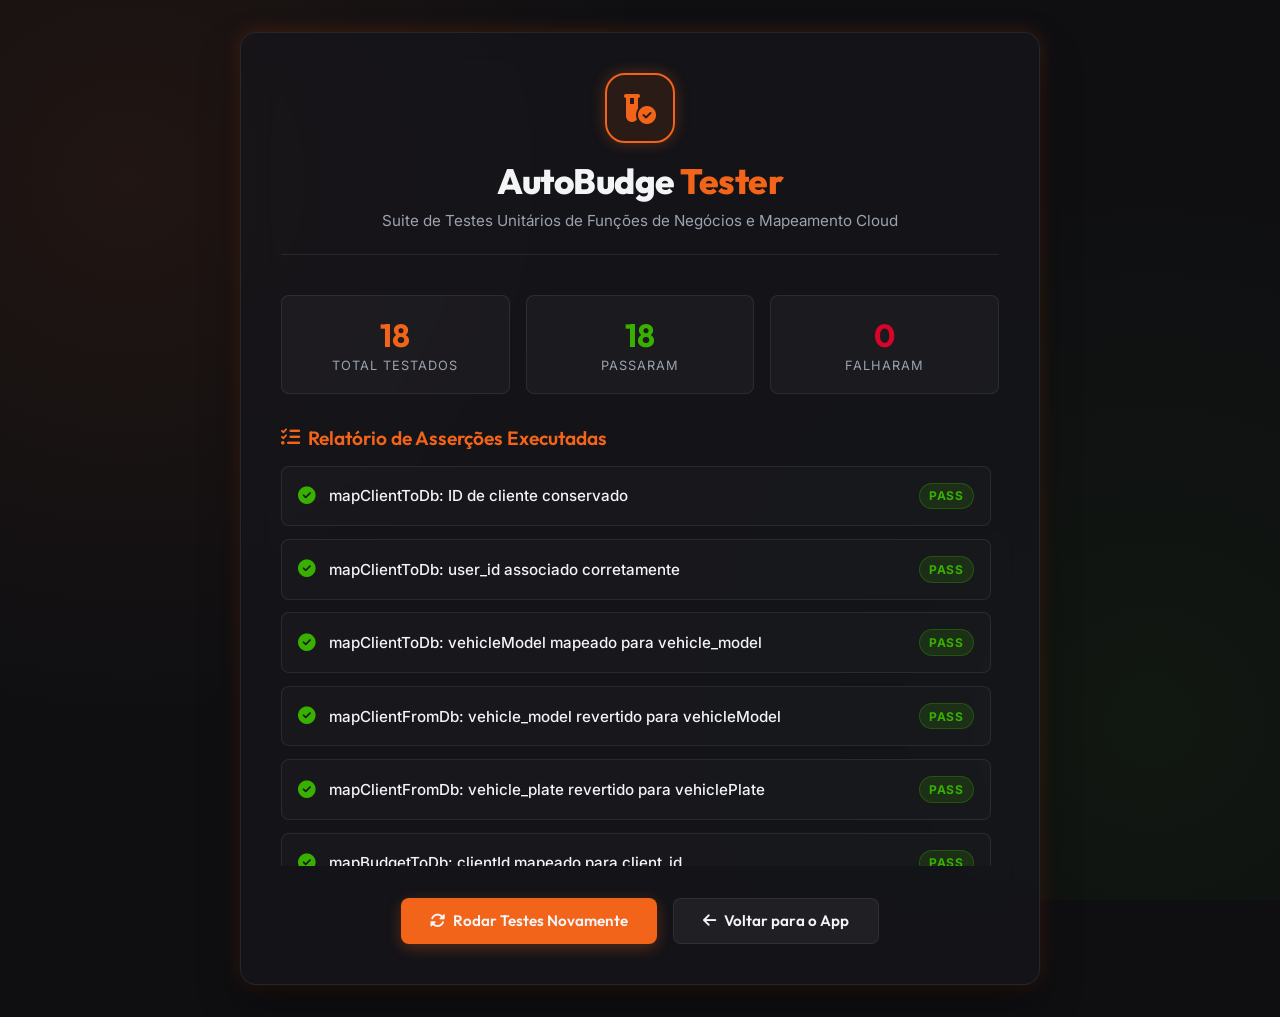
<file: auto_test.html>
<!DOCTYPE html>
<html lang="pt-BR">
<head>
    <meta charset="UTF-8">
    <meta name="viewport" content="width=device-width, initial-scale=1.0">
    <title>AutoBudge - Suite de Auto-Testes Visual</title>
    <!-- Google Fonts -->
    <link rel="preconnect" href="https://fonts.googleapis.com">
    <link rel="preconnect" href="https://fonts.gstatic.com" crossorigin>
    <link href="https://fonts.googleapis.com/css2?family=Inter:wght@300;400;500;600;700&family=Outfit:wght@400;500;600;700;800&display=swap" rel="stylesheet">
    <!-- FontAwesome para Ícones -->
    <link rel="stylesheet" href="https://cdnjs.cloudflare.com/ajax/libs/font-awesome/6.4.0/css/all.min.css">
    <style>
        :root {
            --bg-dark: #0f0f12;
            --card-bg: rgba(22, 22, 28, 0.7);
            --border-color: rgba(255, 255, 255, 0.08);
            --primary: #f26419;
            --primary-hover: #f67e3a;
            --success: #38b000;
            --danger: #d90429;
            --text: #f3f4f6;
            --text-muted: #9ca3af;
            --radius-lg: 16px;
            --radius-md: 8px;
            --glow: 0 0 20px rgba(242, 100, 25, 0.2);
            --font: 'Inter', sans-serif;
            --font-title: 'Outfit', sans-serif;
        }

        * {
            margin: 0;
            padding: 0;
            box-sizing: border-box;
        }

        body {
            font-family: var(--font);
            background-color: var(--bg-dark);
            color: var(--text);
            min-height: 100vh;
            display: flex;
            justify-content: center;
            align-items: center;
            padding: 2rem;
            background-image: 
                radial-gradient(circle at 10% 20%, rgba(242, 100, 25, 0.08) 0%, transparent 40%),
                radial-gradient(circle at 90% 80%, rgba(56, 176, 0, 0.05) 0%, transparent 40%);
            background-attachment: fixed;
        }

        .test-container {
            width: 100%;
            max-width: 800px;
            background: var(--card-bg);
            backdrop-filter: blur(16px);
            -webkit-backdrop-filter: blur(16px);
            border: 1px solid var(--border-color);
            border-radius: var(--radius-lg);
            padding: 2.5rem;
            box-shadow: 0 20px 40px rgba(0, 0, 0, 0.4), var(--glow);
            animation: fadeIn 0.6s ease-out;
        }

        @keyframes fadeIn {
            from { opacity: 0; transform: translateY(20px); }
            to { opacity: 1; transform: translateY(0); }
        }

        .header {
            text-align: center;
            margin-bottom: 2.5rem;
            border-bottom: 1px solid var(--border-color);
            padding-bottom: 1.5rem;
        }

        .logo-box {
            width: 70px;
            height: 70px;
            background: rgba(242, 100, 25, 0.1);
            border: 2px solid var(--primary);
            border-radius: 20px;
            display: flex;
            justify-content: center;
            align-items: center;
            margin: 0 auto 1rem;
            box-shadow: 0 0 15px rgba(242, 100, 25, 0.3);
            font-size: 2rem;
            color: var(--primary);
            animation: pulse 2s infinite;
        }

        @keyframes pulse {
            0% { transform: scale(1); box-shadow: 0 0 15px rgba(242, 100, 25, 0.3); }
            50% { transform: scale(1.05); box-shadow: 0 0 25px rgba(242, 100, 25, 0.5); }
            100% { transform: scale(1); box-shadow: 0 0 15px rgba(242, 100, 25, 0.3); }
        }

        .header h1 {
            font-family: var(--font-title);
            font-size: 2.2rem;
            font-weight: 800;
            color: var(--text);
            margin-bottom: 0.5rem;
            letter-spacing: -0.5px;
        }

        .header h1 span {
            color: var(--primary);
        }

        .header p {
            color: var(--text-muted);
            font-size: 0.95rem;
        }

        .summary-dashboard {
            display: grid;
            grid-template-columns: repeat(3, 1fr);
            gap: 1rem;
            margin-bottom: 2rem;
        }

        .stat-card {
            background: rgba(255, 255, 255, 0.03);
            border: 1px solid var(--border-color);
            border-radius: var(--radius-md);
            padding: 1.2rem;
            text-align: center;
            transition: all 0.3s;
        }

        .stat-card:hover {
            transform: translateY(-2px);
            background: rgba(255, 255, 255, 0.05);
        }

        .stat-val {
            font-family: var(--font-title);
            font-size: 2rem;
            font-weight: 700;
            margin-bottom: 0.2rem;
        }

        .stat-val.passed { color: var(--success); }
        .stat-val.failed { color: var(--danger); }
        .stat-val.total { color: var(--primary); }

        .stat-label {
            font-size: 0.8rem;
            color: var(--text-muted);
            text-transform: uppercase;
            letter-spacing: 1px;
        }

        .section-title {
            font-family: var(--font-title);
            font-size: 1.2rem;
            font-weight: 600;
            margin-bottom: 1rem;
            color: var(--primary);
            display: flex;
            align-items: center;
            gap: 0.5rem;
        }

        .test-list {
            display: flex;
            flex-direction: column;
            gap: 0.8rem;
            max-height: 400px;
            overflow-y: auto;
            padding-right: 0.5rem;
            margin-bottom: 2rem;
        }

        /* Scrollbar estilizada */
        .test-list::-webkit-scrollbar {
            width: 6px;
        }
        .test-list::-webkit-scrollbar-track {
            background: rgba(0,0,0,0.1);
            border-radius: 3px;
        }
        .test-list::-webkit-scrollbar-thumb {
            background: rgba(255,255,255,0.1);
            border-radius: 3px;
        }
        .test-list::-webkit-scrollbar-thumb:hover {
            background: var(--primary);
        }

        .test-item {
            background: rgba(255, 255, 255, 0.02);
            border: 1px solid var(--border-color);
            border-radius: var(--radius-md);
            padding: 1rem;
            display: flex;
            justify-content: space-between;
            align-items: center;
            transition: all 0.2s;
            animation: slideIn 0.3s ease-out;
        }

        @keyframes slideIn {
            from { opacity: 0; transform: translateX(-10px); }
            to { opacity: 1; transform: translateX(0); }
        }

        .test-item:hover {
            background: rgba(255, 255, 255, 0.04);
            border-color: rgba(255, 255, 255, 0.15);
        }

        .test-info {
            display: flex;
            align-items: center;
            gap: 0.8rem;
        }

        .test-icon {
            font-size: 1.1rem;
        }

        .test-icon.passed { color: var(--success); }
        .test-icon.failed { color: var(--danger); }

        .test-desc {
            font-size: 0.95rem;
            font-weight: 500;
        }

        .test-badge {
            font-size: 0.75rem;
            font-weight: 700;
            padding: 0.3rem 0.6rem;
            border-radius: 20px;
            text-transform: uppercase;
            letter-spacing: 0.5px;
        }

        .test-badge.passed {
            background: rgba(56, 176, 0, 0.15);
            color: var(--success);
            border: 1px solid rgba(56, 176, 0, 0.3);
        }

        .test-badge.failed {
            background: rgba(217, 4, 41, 0.15);
            color: var(--danger);
            border: 1px solid rgba(217, 4, 41, 0.3);
        }

        .actions {
            display: flex;
            gap: 1rem;
            justify-content: center;
        }

        .btn {
            font-family: var(--font-title);
            font-size: 0.95rem;
            font-weight: 600;
            padding: 0.8rem 1.8rem;
            border-radius: var(--radius-md);
            cursor: pointer;
            border: none;
            display: inline-flex;
            align-items: center;
            gap: 0.5rem;
            transition: all 0.3s;
            text-decoration: none;
        }

        .btn-primary {
            background: var(--primary);
            color: var(--text);
            box-shadow: 0 4px 15px rgba(242, 100, 25, 0.3);
        }

        .btn-primary:hover {
            background: var(--primary-hover);
            transform: translateY(-2px);
            box-shadow: 0 6px 20px rgba(242, 100, 25, 0.4);
        }

        .btn-secondary {
            background: rgba(255, 255, 255, 0.05);
            color: var(--text);
            border: 1px solid var(--border-color);
        }

        .btn-secondary:hover {
            background: rgba(255, 255, 255, 0.08);
            transform: translateY(-2px);
        }
    </style>
</head>
<body>

    <div class="test-container">
        <div class="header">
            <div class="logo-box">
                <i class="fa-solid fa-vial-circle-check"></i>
            </div>
            <h1>AutoBudge <span>Tester</span></h1>
            <p>Suite de Testes Unitários de Funções de Negócios e Mapeamento Cloud</p>
        </div>

        <div class="summary-dashboard">
            <div class="stat-card">
                <div class="stat-val total" id="statTotal">0</div>
                <div class="stat-label">Total Testados</div>
            </div>
            <div class="stat-card">
                <div class="stat-val passed" id="statPassed">0</div>
                <div class="stat-label">Passaram</div>
            </div>
            <div class="stat-card">
                <div class="stat-val failed" id="statFailed">0</div>
                <div class="stat-label">Falharam</div>
            </div>
        </div>

        <div class="section-title">
            <i class="fa-solid fa-list-check"></i> Relatório de Asserções Executadas
        </div>

        <div class="test-list" id="testList">
            <!-- Os testes serão renderizados aqui dinamicamente -->
        </div>

        <div class="actions">
            <button class="btn btn-primary" onclick="runAllTests()">
                <i class="fa-solid fa-rotate"></i> Rodar Testes Novamente
            </button>
            <a href="index.html" class="btn btn-secondary">
                <i class="fa-solid fa-arrow-left"></i> Voltar para o App
            </a>
        </div>
    </div>

    <script>
        // IMPLEMENTAÇÕES DE TESTE ISOLADAS IGUAIS AO APP.JS
        function mapClientToDb(client, userId) {
            return {
                id: client.id,
                user_id: userId,
                name: client.name,
                phone: client.phone,
                email: client.email || null,
                vehicle_model: client.vehicleModel,
                vehicle_plate: client.vehiclePlate,
                vehicle_color: client.vehicleColor
            };
        }

        function mapClientFromDb(dbClient) {
            return {
                id: dbClient.id,
                name: dbClient.name,
                phone: dbClient.phone,
                email: dbClient.email || "",
                vehicleModel: dbClient.vehicle_model,
                vehiclePlate: dbClient.vehicle_plate,
                vehicleColor: dbClient.vehicle_color
            };
        }

        function mapBudgetToDb(budget, userId) {
            return {
                id: budget.id,
                user_id: userId,
                client_id: budget.clientId,
                date: budget.date,
                vehicle_model: budget.vehicleModel || null,
                vehicle_plate: budget.vehiclePlate || null,
                vehicle_color: budget.vehicleColor || null,
                items: budget.items,
                discount: Number(budget.discount) || 0,
                total: Number(budget.total) || 0,
                status: budget.status,
                payment: budget.payment || null,
                delivery: budget.delivery || null,
                warranty: budget.warranty || null,
                notice: budget.notice || null
            };
        }

        function mapBudgetFromDb(dbBudget) {
            return {
                id: dbBudget.id,
                clientId: dbBudget.client_id,
                date: dbBudget.date,
                vehicleModel: dbBudget.vehicle_model || "",
                vehiclePlate: dbBudget.vehicle_plate || "",
                vehicleColor: dbBudget.vehicle_color || "",
                items: dbBudget.items,
                discount: Number(dbBudget.discount) || 0,
                total: Number(dbBudget.total) || 0,
                status: dbBudget.status,
                payment: dbBudget.payment || "",
                delivery: dbBudget.delivery || "",
                warranty: dbBudget.warranty || "",
                notice: dbBudget.notice || ""
            };
        }

        function mapCompanyToDb(comp, userId) {
            return {
                user_id: userId,
                name: comp.name,
                cnpj: comp.cnpj || null,
                phone: comp.phone,
                email: comp.email || null,
                address: comp.address || null,
                logo: comp.logo || null
            };
        }

        function mapCompanyFromDb(dbComp) {
            return {
                name: dbComp.name || "",
                cnpj: dbComp.cnpj || "",
                phone: dbComp.phone || "",
                email: dbComp.email || "",
                address: dbComp.address || "",
                logo: dbComp.logo || ""
            };
        }

        function mapSettingsToDb(sett, userId) {
            return {
                user_id: userId,
                retention_days: Number(sett.retentionDays) || 180,
                default_payment: sett.defaultPayment || null,
                default_delivery: sett.defaultDelivery || null,
                default_warranty: sett.defaultWarranty || null,
                default_notice: sett.defaultNotice || null
            };
        }

        function mapSettingsFromDb(dbSett) {
            return {
                retentionDays: Number(dbSett.retention_days) || 180,
                defaultPayment: dbSett.default_payment || "",
                defaultDelivery: dbSett.default_delivery || "",
                defaultWarranty: dbSett.default_warranty || "",
                defaultNotice: dbSett.default_notice || ""
            };
        }

        function getNextBudgetSequentialNumber(budgetsList) {
            if (budgetsList.length === 0) return "0001";
            const numbers = budgetsList.map(b => {
                const cleanId = b.id.replace('b-', '');
                return parseInt(cleanId) || 0;
            });
            const maxNum = Math.max(...numbers, 0);
            const nextNum = maxNum + 1;
            return String(nextNum).padStart(4, '0');
        }

        function simulateBudgetCaclulate(items, discount) {
            const subtotal = items.reduce((sum, item) => sum + (item.qtd * item.unitValue), 0);
            const total = Math.max(0, subtotal - discount);
            return { subtotal, total };
        }

        // Framework de asserção visual
        let stats = { total: 0, passed: 0, failed: 0 };
        const testListEl = document.getElementById("testList");

        function addVisualResult(passed, message) {
            stats.total++;
            if (passed) stats.passed++; else stats.failed++;

            const testItem = document.createElement("div");
            testItem.className = "test-item";

            testItem.innerHTML = `
                <div class="test-info">
                    <i class="test-icon ${passed ? 'passed fa-solid fa-circle-check' : 'failed fa-solid fa-circle-xmark'}"></i>
                    <span class="test-desc">${message}</span>
                </div>
                <span class="test-badge ${passed ? 'passed' : 'failed'}">${passed ? 'pass' : 'fail'}</span>
            `;

            testListEl.appendChild(testItem);
        }

        function updateStatsUI() {
            document.getElementById("statTotal").innerText = stats.total;
            document.getElementById("statPassed").innerText = stats.passed;
            document.getElementById("statFailed").innerText = stats.failed;
        }

        function runAllTests() {
            // Reset
            stats = { total: 0, passed: 0, failed: 0 };
            testListEl.innerHTML = "";

            // Mocks
            const clientMock = {
                id: "c-12345",
                name: "Marcelo Klein",
                phone: "(11) 99999-9999",
                email: "marcelo@test.com",
                vehicleModel: "Golf GTI",
                vehiclePlate: "KLE1I23",
                vehicleColor: "Cinza Carbono"
            };
            const userIdMock = "user-uuid-12345";

            // Executar Asserções
            // 1. Mapeadores Supabase Clientes
            const dbClient = mapClientToDb(clientMock, userIdMock);
            addVisualResult(dbClient.id === "c-12345", "mapClientToDb: ID de cliente conservado");
            addVisualResult(dbClient.user_id === userIdMock, "mapClientToDb: user_id associado corretamente");
            addVisualResult(dbClient.vehicle_model === "Golf GTI", "mapClientToDb: vehicleModel mapeado para vehicle_model");
            
            const clientFromDb = mapClientFromDb(dbClient);
            addVisualResult(clientFromDb.vehicleModel === "Golf GTI", "mapClientFromDb: vehicle_model revertido para vehicleModel");
            addVisualResult(clientFromDb.vehiclePlate === "KLE1I23", "mapClientFromDb: vehicle_plate revertido para vehiclePlate");

            // 2. Mapeadores Supabase Orçamentos
            const budgetMock = {
                id: "b-0010",
                clientId: "c-12345",
                date: "2026-05-22",
                vehicleModel: "Golf GTI",
                vehiclePlate: "KLE1I23",
                vehicleColor: "Cinza Carbono",
                items: [{ description: "Lavagem Premium", qtd: 1, unitValue: 150 }],
                discount: 20,
                total: 130,
                status: "Aprovado",
                payment: "Pix"
            };
            const dbBudget = mapBudgetToDb(budgetMock, userIdMock);
            addVisualResult(dbBudget.client_id === "c-12345", "mapBudgetToDb: clientId mapeado para client_id");
            addVisualResult(dbBudget.discount === 20, "mapBudgetToDb: discount convertido para número");
            addVisualResult(dbBudget.total === 130, "mapBudgetToDb: total convertido para número");

            const budgetFromDb = mapBudgetFromDb(dbBudget);
            addVisualResult(budgetFromDb.clientId === "c-12345", "mapBudgetFromDb: client_id revertido para clientId");
            addVisualResult(budgetFromDb.total === 130, "mapBudgetFromDb: total revertido como número");
            addVisualResult(budgetFromDb.items[0].description === "Lavagem Premium", "mapBudgetFromDb: items estruturados preservados");

            // 3. Mapeadores Supabase Configurações
            const settingsMock = {
                retentionDays: 90,
                defaultPayment: "Cartão"
            };
            const dbSettings = mapSettingsToDb(settingsMock, userIdMock);
            addVisualResult(dbSettings.retention_days === 90, "mapSettingsToDb: retentionDays mapeado para retention_days");
            
            const settingsFromDb = mapSettingsFromDb(dbSettings);
            addVisualResult(settingsFromDb.retentionDays === 90, "mapSettingsFromDb: retention_days revertido para retentionDays");

            // 4. Sequencial de Orçamentos
            addVisualResult(getNextBudgetSequentialNumber([]) === "0001", "getNextBudgetSequentialNumber: gera 0001 se lista vazia");
            
            const listMock = [{ id: "b-0001" }, { id: "b-0002" }, { id: "b-0015" }];
            addVisualResult(getNextBudgetSequentialNumber(listMock) === "0016", "getNextBudgetSequentialNumber: encontra o maior e incrementa para 0016");

            // 5. Lógica de Totais
            const itemsTest = [{ qtd: 2, unitValue: 150 }, { qtd: 1, unitValue: 400 }];
            const calc1 = simulateBudgetCaclulate(itemsTest, 50);
            addVisualResult(calc1.subtotal === 700, "simulateBudgetCaclulate: subtotal R$ 700,00 calculado");
            addVisualResult(calc1.total === 650, "simulateBudgetCaclulate: total R$ 650,00 calculado (com desconto)");

            // 6. Teste de Borda: Desconto Maior que Subtotal
            const calc2 = simulateBudgetCaclulate(itemsTest, 850);
            addVisualResult(calc2.total === 0, "simulateBudgetCaclulate: total impedido de ser negativo (travado em R$ 0,00)");

            updateStatsUI();
        }

        // Executar imediatamente no load
        window.onload = runAllTests;
    </script>
</body>
</html>
</file>
